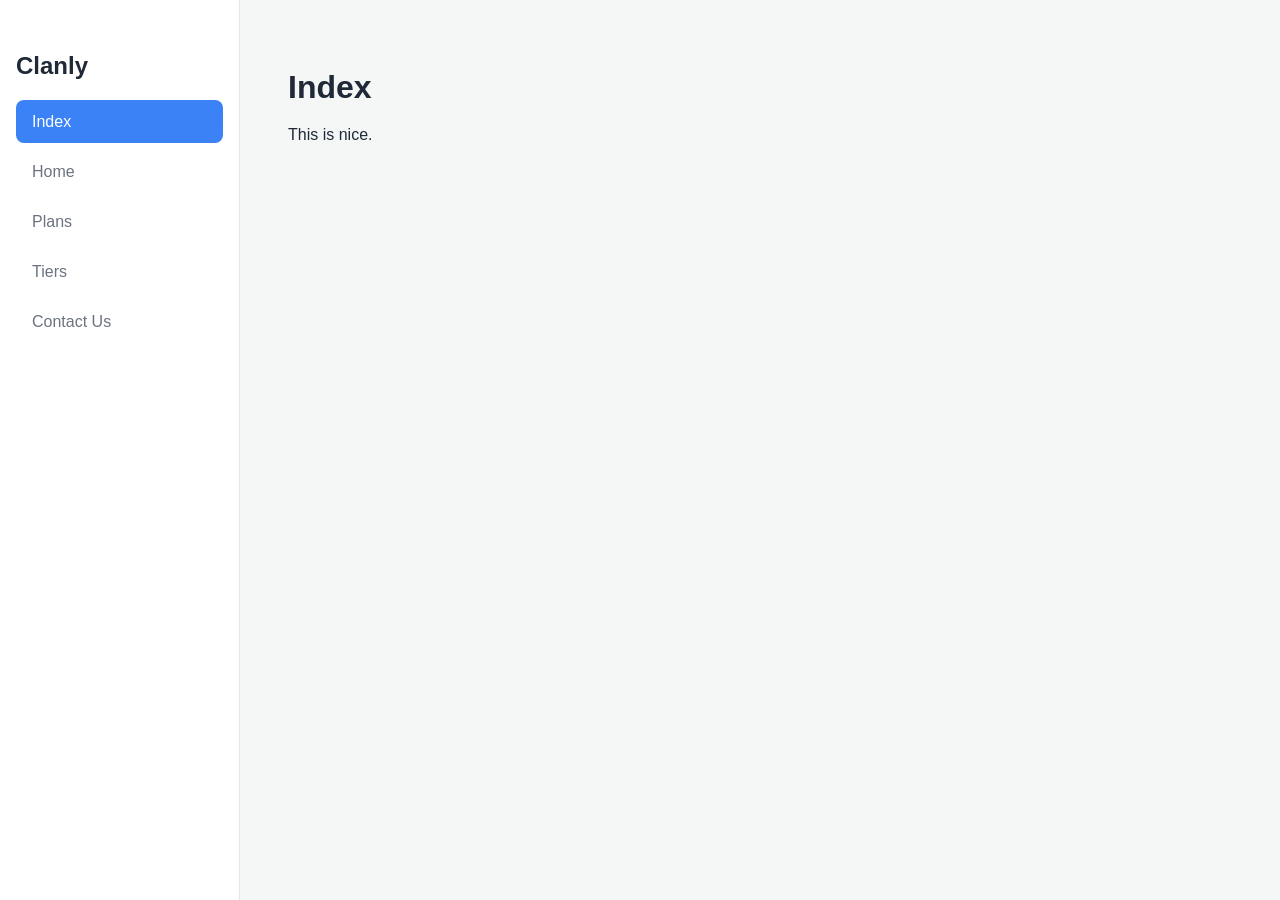
<file: index.html>
<!DOCTYPE html>
<html>
<head>
    <link rel="stylesheet" href="style.css">
    <title>Clanly Index</title>
</head>
<body>
    <nav class="sidebar">
    <h2>Clanly</h2>
    <ul>
        <li><a href="index.html" class="active">Index</a></li>
        <li><a href="home.html">Home</a></li>
        <li><a href="plans.html">Plans</a></li>
        <li><a href="tiers.html">Tiers</a></li>
        <li><a href="contact-us.html">Contact Us</a></li>
    </ul>
    </nav>

    <div class="content">
        <h1>Index</h1>
        <p>This is nice.</p>
    </div>
</body>
</html>
</file>
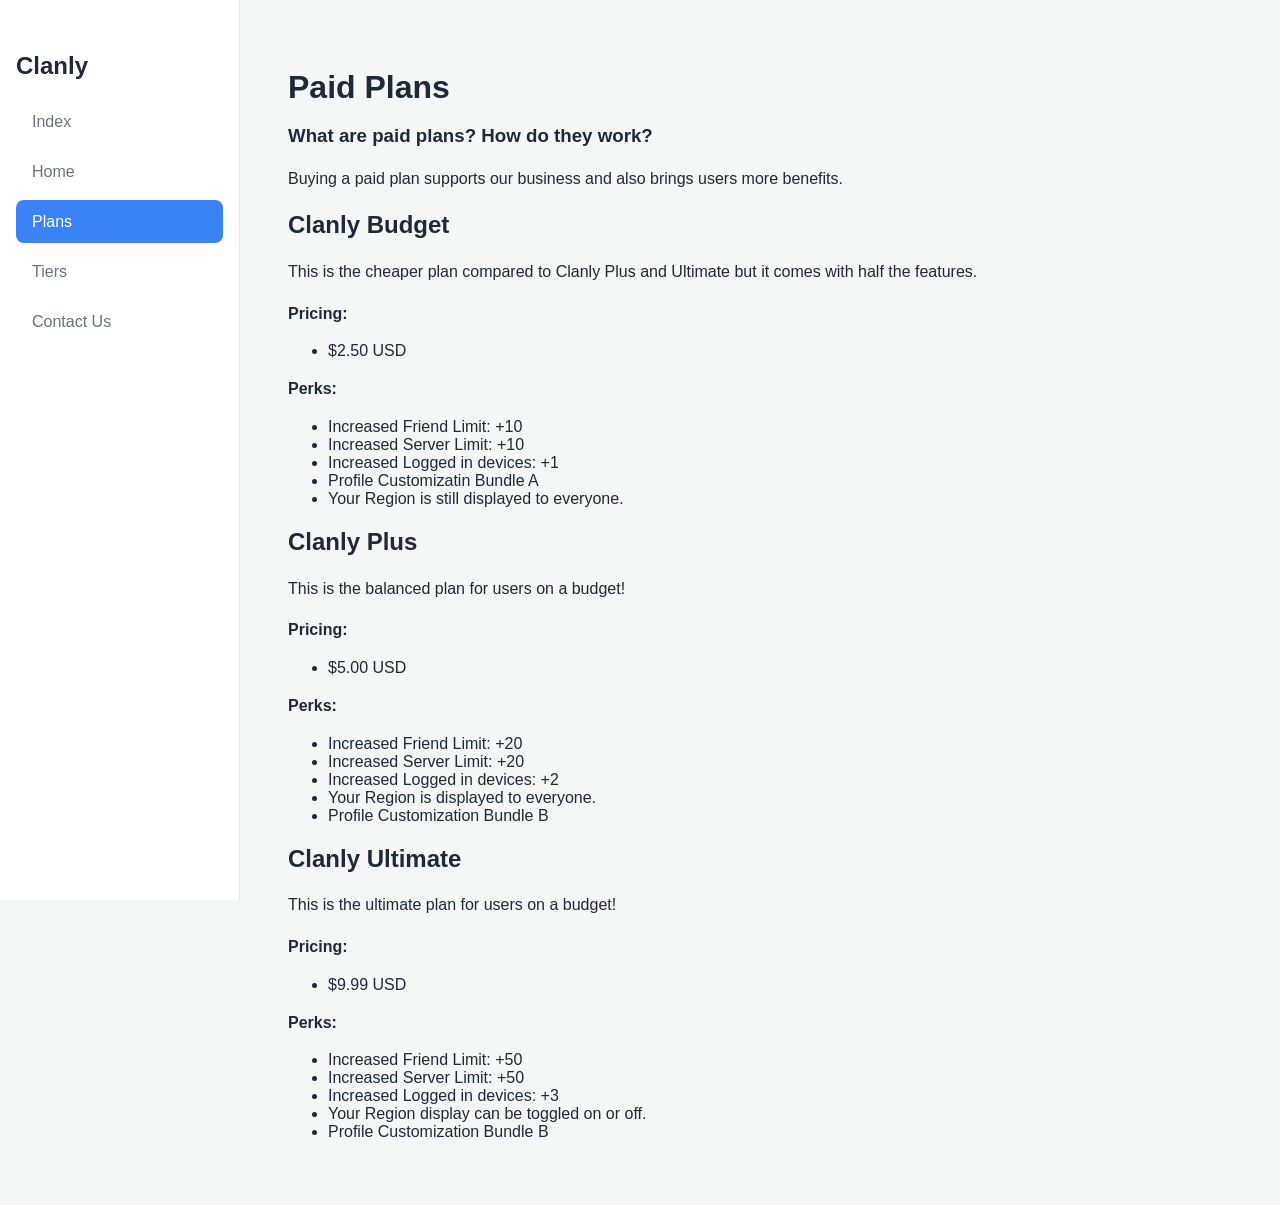
<file: plans.html>
<!DOCTYPE html> 
<html> 
    <head> 
        <link rel="stylesheet" href="style.css"> 
        <title>Clanly Index</title> 
    </head> 
    <body> 
        <nav class="sidebar"> 
            <h2>Clanly</h2> 
            <ul> 
                <li><a href="index.html">Index</a></li> 
                <li><a href="home.html">Home</a></li> 
                <li><a href="plans.html" class="active">Plans</a></li> 
                <li><a href="tiers.html">Tiers</a></li> 
                <li><a href="contact-us.html">Contact Us</a></li> 
            </ul> 
        </nav> <div class="content"> 
            <h1>Paid Plans</h1> 
            <h3>What are paid plans? How do they work?</h3> 
            <p>Buying a paid plan supports our business and also brings users more benefits.</p> 
            <h2>Clanly Budget</h2> 
            <p>This is the cheaper plan compared to Clanly Plus and Ultimate but it comes with half the features.</p> 
            <p><b>Pricing:</b></p> 
            <ul> 
                <li>$2.50 USD</li> 
            </ul> 
            <p><b>Perks:</b></p> 
            <ul> 
                <li>Increased Friend Limit: +10</li> 
                <li>Increased Server Limit: +10</li> 
                <li>Increased Logged in devices: +1</li> 
                <li>Profile Customizatin Bundle A</li> 
                <li>Your Region is still displayed to everyone.</li> 
            </ul> 
            <h2>Clanly Plus</h2> 
            <p>This is the balanced plan for users on a budget!</p> 
            <p><b>Pricing:</b></p> 
            <ul> <li>$5.00 USD</li> 
            </ul> 
            <p><b>Perks:</b></p> 
            <ul> 
                <li>Increased Friend Limit: +20</li> 
                <li>Increased Server Limit: +20</li> 
                <li>Increased Logged in devices: +2</li> 
                <li>Your Region is displayed to everyone.</li> 
                <li>Profile Customization Bundle B</li> 
            </ul> 
            <h2>Clanly Ultimate</h2> 
            <p>This is the ultimate plan for users on a budget!</p> 
            <p><b>Pricing:</b></p> 
            <ul> 
                <li>$9.99 USD</li> 
            </ul> <p><b>Perks:</b></p> 
            <ul> <li>Increased Friend Limit: +50</li> 
                <li>Increased Server Limit: +50</li> 
                <li>Increased Logged in devices: +3</li> 
                <li>Your Region display can be toggled on or off.</li> 
                <li>Profile Customization Bundle B</li> 
            </ul> 
        </div> 
    </body> 
</html>
</body>
</html>
</file>
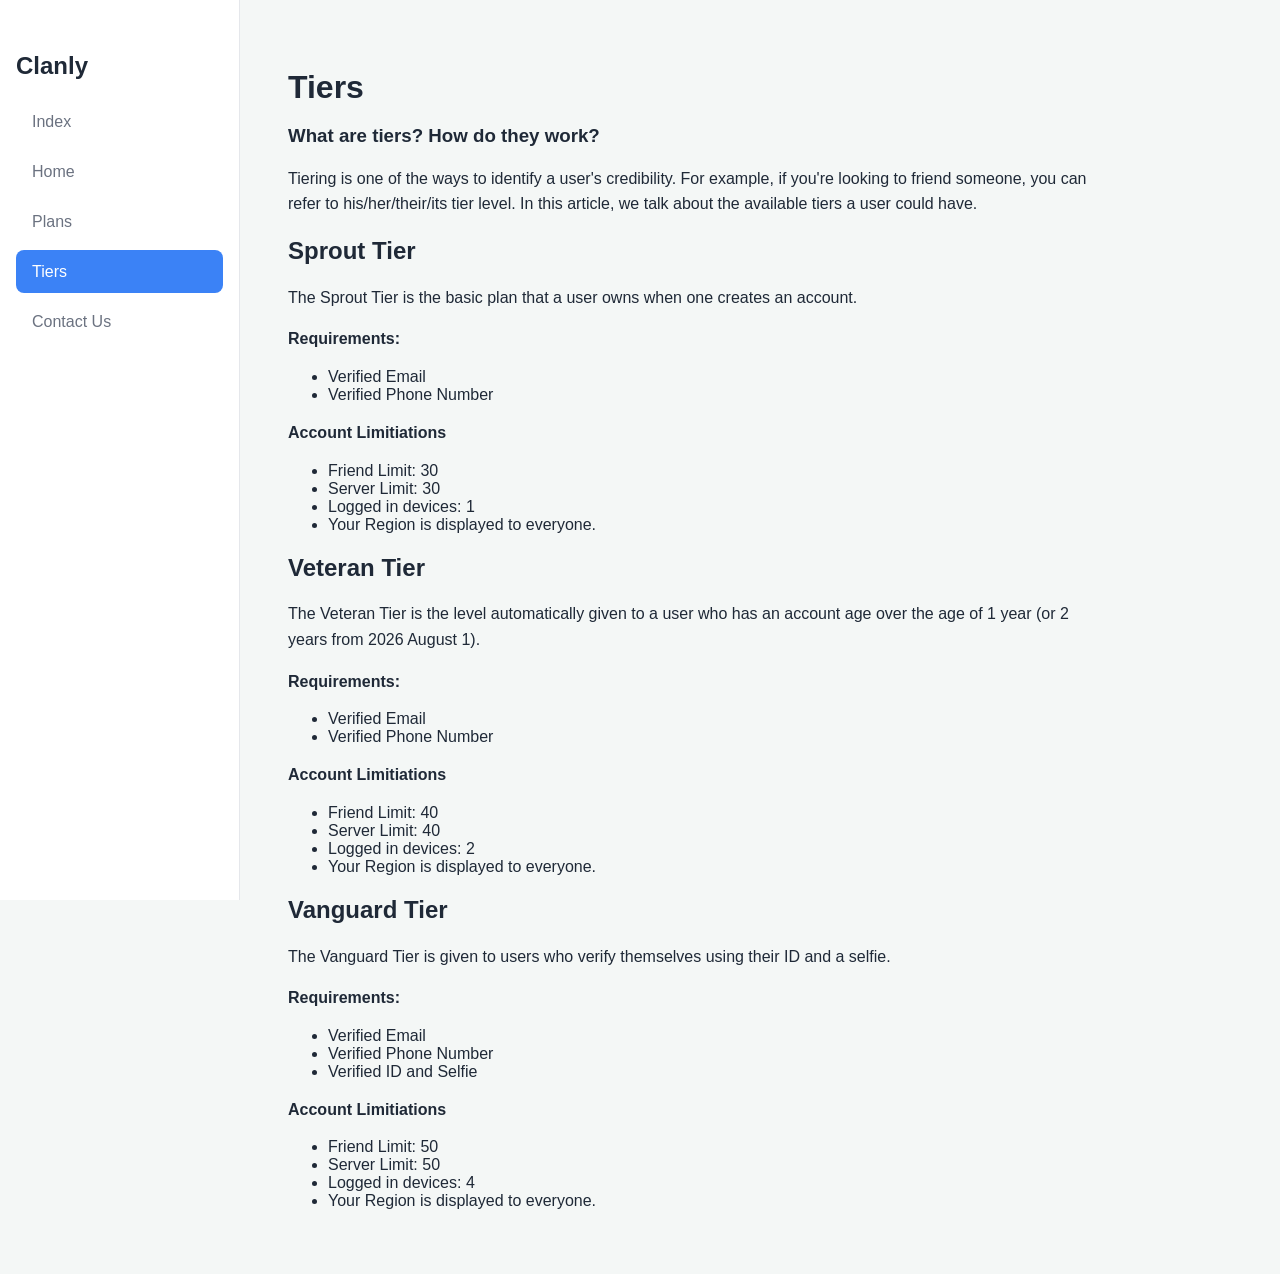
<file: tiers.html>
<!DOCTYPE html>
<html>
<head>
    <link rel="stylesheet" href="style.css">
    <title>Clanly Index</title>
</head>
<body>
    <nav class="sidebar">
    <h2>Clanly</h2>
    <ul>
        <li><a href="index.html">Index</a></li>
        <li><a href="home.html">Home</a></li>
        <li><a href="plans.html">Plans</a></li>
        <li><a href="tiers.html" class="active">Tiers</a></li>
        <li><a href="contact-us.html">Contact Us</a></li>
    </ul>
    </nav>

    <div class="content">
        
        <h1>Tiers</h1>
        <h3>What are tiers? How do they work?</h3>
        <p>Tiering is one of the ways to identify a user's credibility. For example, if you're looking to friend someone, you can refer to his/her/their/its tier level. In this article, we talk about the available tiers a user could have.</p>
        
        <h2>Sprout Tier</h2>
        <p>The Sprout Tier is the basic plan that a user owns when one creates an account.</p>
        <p><b>Requirements:</b></p>
        <ul>
          <li>Verified Email</li>
          <li>Verified Phone Number</li>
        </ul>
        <p><b>Account Limitiations</b></p>
        <ul>
          <li>Friend Limit: 30</li>
          <li>Server Limit: 30</li>
          <li>Logged in devices: 1</li>
          <li>Your Region is displayed to everyone.</li>
        </ul>

        <h2>Veteran Tier</h2>
        <p>The Veteran Tier is the level automatically given to a user who has an account age over the age of 1 year (or 2 years from 2026 August 1).</p>
        <p><b>Requirements:</b></p>
        <ul>
          <li>Verified Email</li>
          <li>Verified Phone Number</li>
        </ul>
        <p><b>Account Limitiations</b></p>
        <ul>
          <li>Friend Limit: 40</li>
          <li>Server Limit: 40</li>
          <li>Logged in devices: 2</li>
          <li>Your Region is displayed to everyone.</li>
        </ul>

        <h2>Vanguard Tier</h2>
        <p>The Vanguard Tier is given to users who verify themselves using their ID and a selfie.</p>
        <p><b>Requirements:</b></p>
        <ul>
          <li>Verified Email</li>
          <li>Verified Phone Number</li>
          <li>Verified ID and Selfie</li>
        </ul>
        <p><b>Account Limitiations</b></p>
        <ul>
          <li>Friend Limit: 50</li>
          <li>Server Limit: 50</li>
          <li>Logged in devices: 4</li>
          <li>Your Region is displayed to everyone.</li>
        </ul>
    </div>
</body>
</html>
</file>
<file: style.css>
/* --- 1. Variables & Global Styles --- */
:root {
    --bg-color: #f4f7f6;
    --sidebar-color: #ffffff;
    --accent-color: #3b82f6;   /* The Blue color */
    --text-main: #1f2937;
    --text-muted: #6b7280;
    --border-color: #e5e7eb;
}

* {
    box-sizing: border-box;
}

body {
    margin: 0;
    font-family: 'Inter', sans-serif, system-ui;
    background-color: var(--bg-color);
    color: var(--text-main);
    display: flex; /* Keeps sidebar and content side-by-side */
}

/* --- 2. Sidebar Styling --- */
.sidebar {
    width: 240px;
    height: 100vh; /* Full screen height */
    background: var(--sidebar-color);
    border-right: 1px solid var(--border-color);
    position: fixed; /* Stays in place when you scroll content */
    padding: 2rem 1rem;
    
    /* Makes only the sidebar scrollable if you have many links */
    overflow-y: auto;
    overflow-x: hidden;
}

.logo {
    font-size: 1.25rem;
    font-weight: 700;
    color: var(--accent-color);
    margin-bottom: 2rem;
    padding-left: 0.8rem;
}

.sidebar ul {
    list-style: none;
    padding: 0;
    margin: 0;
}

.sidebar li {
    margin-bottom: 0.4rem;
}

.sidebar a {
    text-decoration: none;
    color: var(--text-muted);
    padding: 0.8rem 1rem;
    display: block;
    border-radius: 8px;
    transition: all 0.2s ease;
    font-weight: 500;
}

/* Hover effect for all links */
.sidebar a:hover {
    background: #f3f4f6;
    color: var(--text-main);
}

/* --- 3. The "Active Page" Highlight --- */
/* Add class="active" to the link in your HTML to turn it blue */
.sidebar a.active {
    background: var(--accent-color);
    color: white;
}

.sidebar a.active:hover {
    background: #2563eb; /* Slightly darker blue on hover */
}

/* --- 4. Main Content Area --- */
.content {
    margin-left: 240px; /* Must match the width of the sidebar */
    padding: 3rem;
    width: 100%;
    max-width: 900px;
}

h1 {
    font-size: 2rem;
    margin-bottom: 1rem;
}

p {
    line-height: 1.6;
    color: var(--text-main);
}

/* --- 5. Clean Scrollbar for Sidebar --- */
.sidebar::-webkit-scrollbar {
    width: 5px;
}

.sidebar::-webkit-scrollbar-thumb {
    background: #e5e7eb;
    border-radius: 10px;
}

/* --- 6. Basic Mobile Fix --- */
@media (max-width: 768px) {
    body {
        flex-direction: column;
    }
    .sidebar {
        width: 100%;
        height: auto;
        position: relative;
        border-right: none;
        border-bottom: 1px solid var(--border-color);
    }
    .content {
        margin-left: 0;
        padding: 1.5rem;
    }
}
</file>
